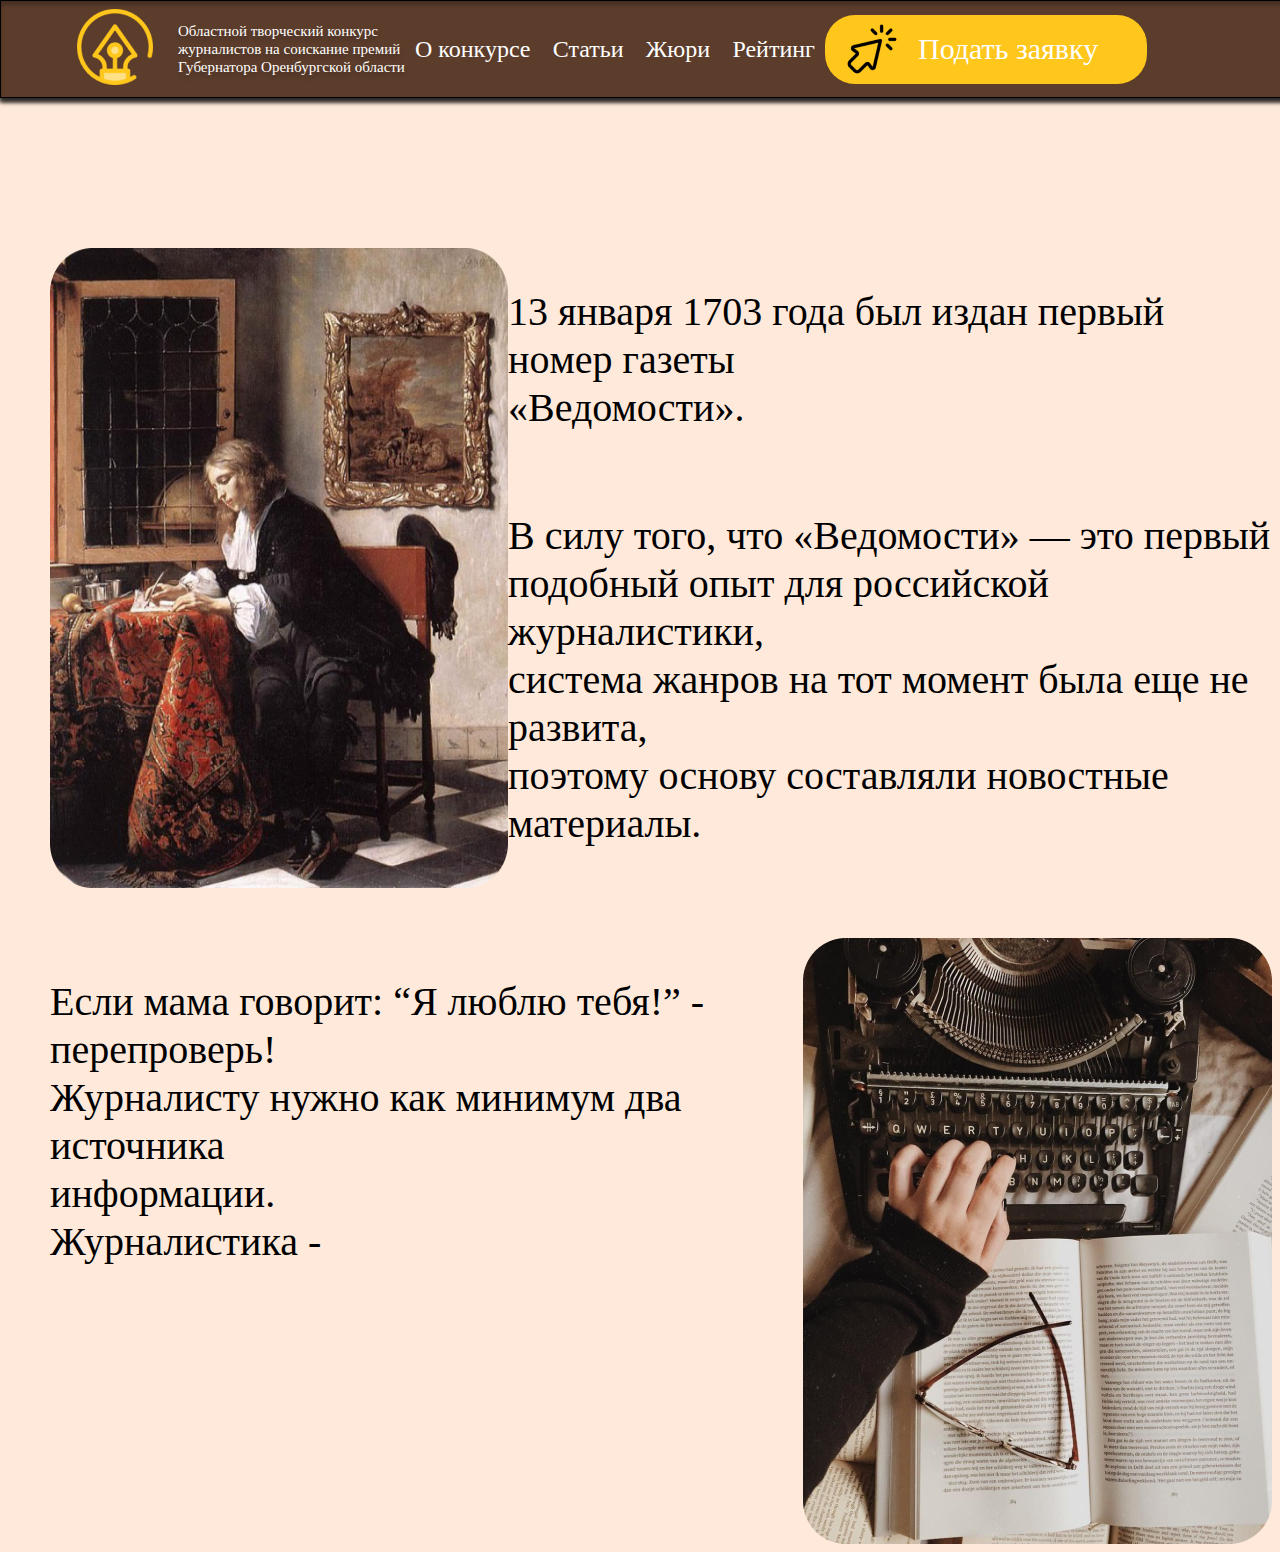
<file: index.html>
<!DOCTYPE html>
<html lang="ru">
    <head>
        <title></title>
        <meta charset="utf-8"/>
        <link href="css/style.css" rel="stylesheet"/>
    </head>
    <body>
        <div class="main">
            <header>
                <div class="centre">
                    <div class="logo">
                        <a href="index.html"><img src="img/image 1.png" alt="logo"/></a>
                        <p>Областной творческий конкурс<br/>
                            журналистов на соискание премий<br/>
                            Губернатора Оренбургской области</p>
                    </div>
                    <div class="navs">
                        <a href="others.html"><p>О конкурсе</p></a>
                        <a href="others.html"><p>Статьи</p></a>
                        <a href="others.html"><p>Жюри</p></a>
                        <a href="others.html"><p>Рейтинг</p></a>
                    </div>
                    <div class="apply">
                        <a href="others.html"><button class="btn">
                            <img src="img/image 3.png" alt="cursor"/>
                            <p>Подать заявку</p>
                        </button></a>
                    </div>
                </div>
            </header>
            <div class="content">
                <div class="frame1">
                    <img src="img/image 5.png" alt="img5"/>
                    <div>
                        <p>
                            13 января 1703 года был издан первый нoмер газеты <br/>
                            «Ведомости».
                        </p>
                        <p>
                            В силу того, что «Ведомости» — это первый<br/>
                            подобный опыт для российской журналистики,<br/>
                            система жанров на тот момент была еще не развита,<br/>
                            поэтому основу составляли новостные материалы.
                        </p>
                    </div>
                </div>
                <div class="frame2">
                    <div>
                    <p>
                        Если мама говорит: “Я люблю тебя!” - <br/>
                        перепроверь!<br/>
                        Журналисту нужно как минимум два источника <br/>
                        информации.<br/>
                        Журналистика - 
                    </p>
                    </div>
                    <img src="img/image 4.png" alt="img4"/>
                </div>
            </div>
        </div>
    </body>
</html>
</file>
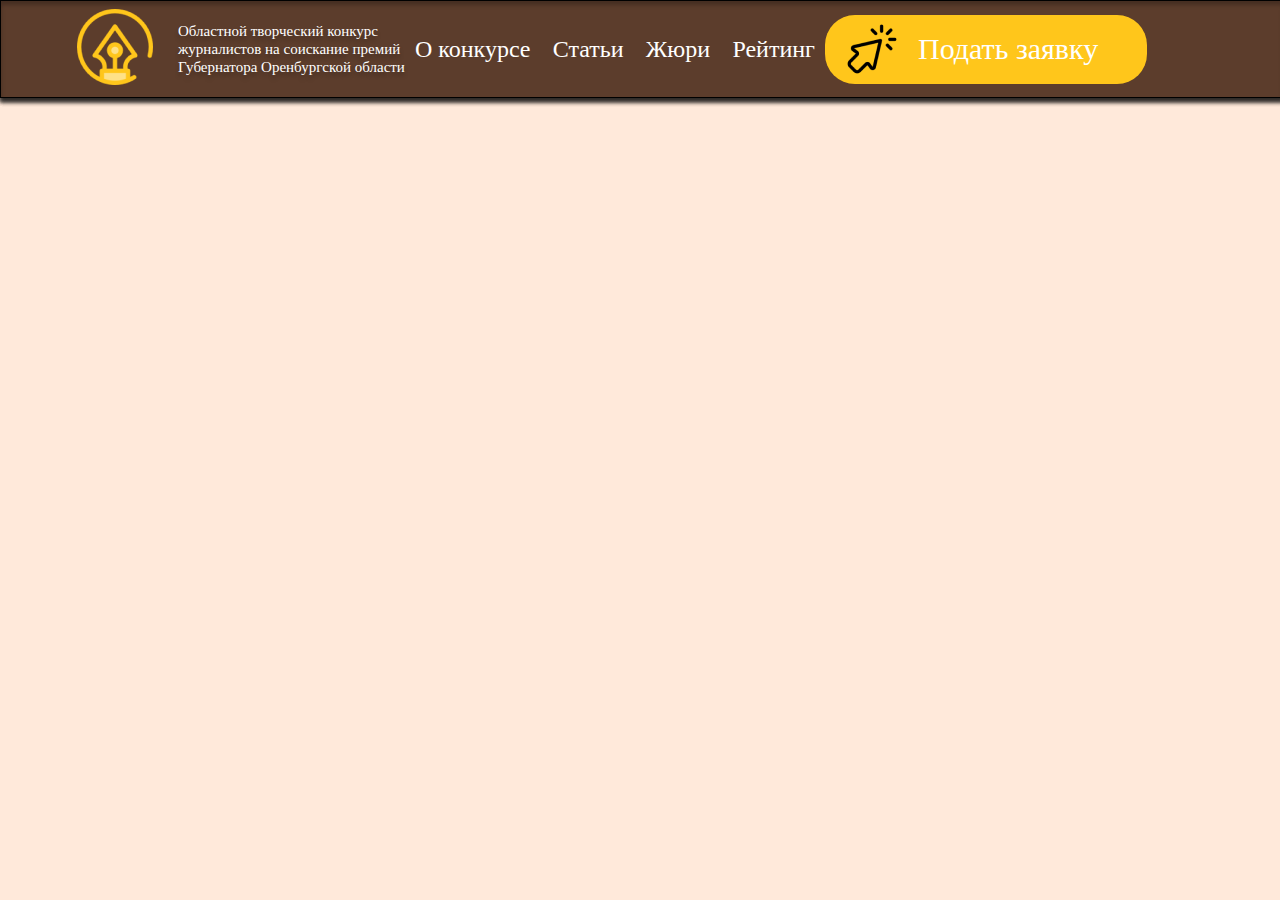
<file: others.html>
<!DOCTYPE html>
<html lang="ru">
    <head>
        <title></title>
        <meta charset="utf-8"/>
        <link href="css/style.css" rel="stylesheet"/>
    </head>
    <body>
        <div class="main">
            <header>
                <div class="centre">
                    <div class="logo">
                        <a href="index.html"><img src="img/image 1.png" alt="logo"/></a>
                        <p>Областной творческий конкурс<br/>
                            журналистов на соискание премий<br/>
                            Губернатора Оренбургской области</p>
                    </div>
                    <div class="navs">
                        <a href="index.html"><p>О конкурсе</p></a>
                        <a href="index.html"><p>Статьи</p></a>
                        <a href="index.html"><p>Жюри</p></a>
                        <a href="index.html"><p>Рейтинг</p></a>
                    </div>
                    <div class="apply">
                        <a><button class="btn">
                            <img src="img/image 3.png" alt="cursor"/>
                            <p>Подать заявку</p>
                        </button></a>
                    </div>
                </div>
            </header>
            <content>
                <div class="frame1">
                    
                </div>
                <div class="frame2">

                </div>
            </content>
        </div>
    </body>
</html>
</file>
<file: css/style.css>
body{
    background-color: #FFE9DA;
    margin-top: 50px;
    margin-left: 50px;
}

a:link {
    color:#FFFFFF;
    text-decoration: none;
 }
 
 a:visited {
    color: #FFFFFF;
    text-decoration: none;
 }
 
 a:active {
    color: #FFFFFF;
    text-decoration: none;
 }
 
 a:hover {
    text-decoration: none;
    color: #FFFFFF;
 }
 
header{
    margin-top: -50px;
    margin-left: -50px;
    padding-right: 60px;
    width:100%;
    height: 96px;
    display: flex;
    background-color: #5C3D2C;
    border: 1px solid #000000;
    box-shadow: 0px 4px 4px rgba(0, 0, 0, 0.25), 0px 4px 4px rgba(0, 0, 0, 0.25), 0px 4px 4px rgba(0, 0, 0, 0.25), 0px 4px 4px rgba(0, 0, 0, 0.25), 0px 4px 4px rgba(0, 0, 0, 0.25), 0px 4px 4px rgba(0, 0, 0, 0.25), inset 0px 4px 4px rgba(0, 0, 0, 0.25);
}

.centre{
    display: flex;
    flex-direction: row;
    width: 100%;
    justify-content: space-between;
    align-items: center;
}

.logo{
    margin-left: 76px;
    display: flex;
    align-items: center;
    font-family: 'Inter';
    font-style: normal;
    font-weight: 500;
    font-size: 15px;
    line-height: 18px;
    color: #FFFFFF;
    text-shadow: 0px 4px 4px rgba(0, 0, 0, 0.25);
}

.logo img{
    margin-right:25px;
}

.navs{
    font-family: 'Inter';
    font-style: normal;
    font-weight: 500;
    font-size: 24px;
    line-height: 29px;
    color: #FFFFFF;
    width: 400px;
    display: flex;
    flex-direction: row;
    align-items: center;
    justify-content: space-between;
}

.btn{
    display: flex;
    width: 322px;
    height: 69px;
    background-color: #FFC61B;
    border-radius: 30px;
    border: none;
    margin-right: 76px;
    font-family: 'Inter';
    font-style: normal;
    font-weight: 500;
    font-size: 30px;
    line-height: 36px;
    color:#fff;
    align-items: center;
    justify-content: none;
}

.btn img{
    padding-left: 15px;
    padding-right: 20px;
}

.content{
    font-family: 'Inter';
    font-style: normal;
    font-weight: 500;
    font-size: 40px;
    line-height: 48px;
    color: #000000;
    display: flex;
    flex-direction: column;
}

.frame1{
    margin-top: 150px;
    display: flex;
    flex-direction: row;
    justify-content: space-around;
}

.frame1 div{
    display: flex;
    align-items: flex-start;
    flex-direction: column;
}

.frame2{
    margin-top: 50px;
    display: flex;
    flex-direction: row;
    justify-content: space-around;
}

.frame2 div{
    display: flex;
    align-items: flex-start;
    flex-direction: column;
}
</file>
